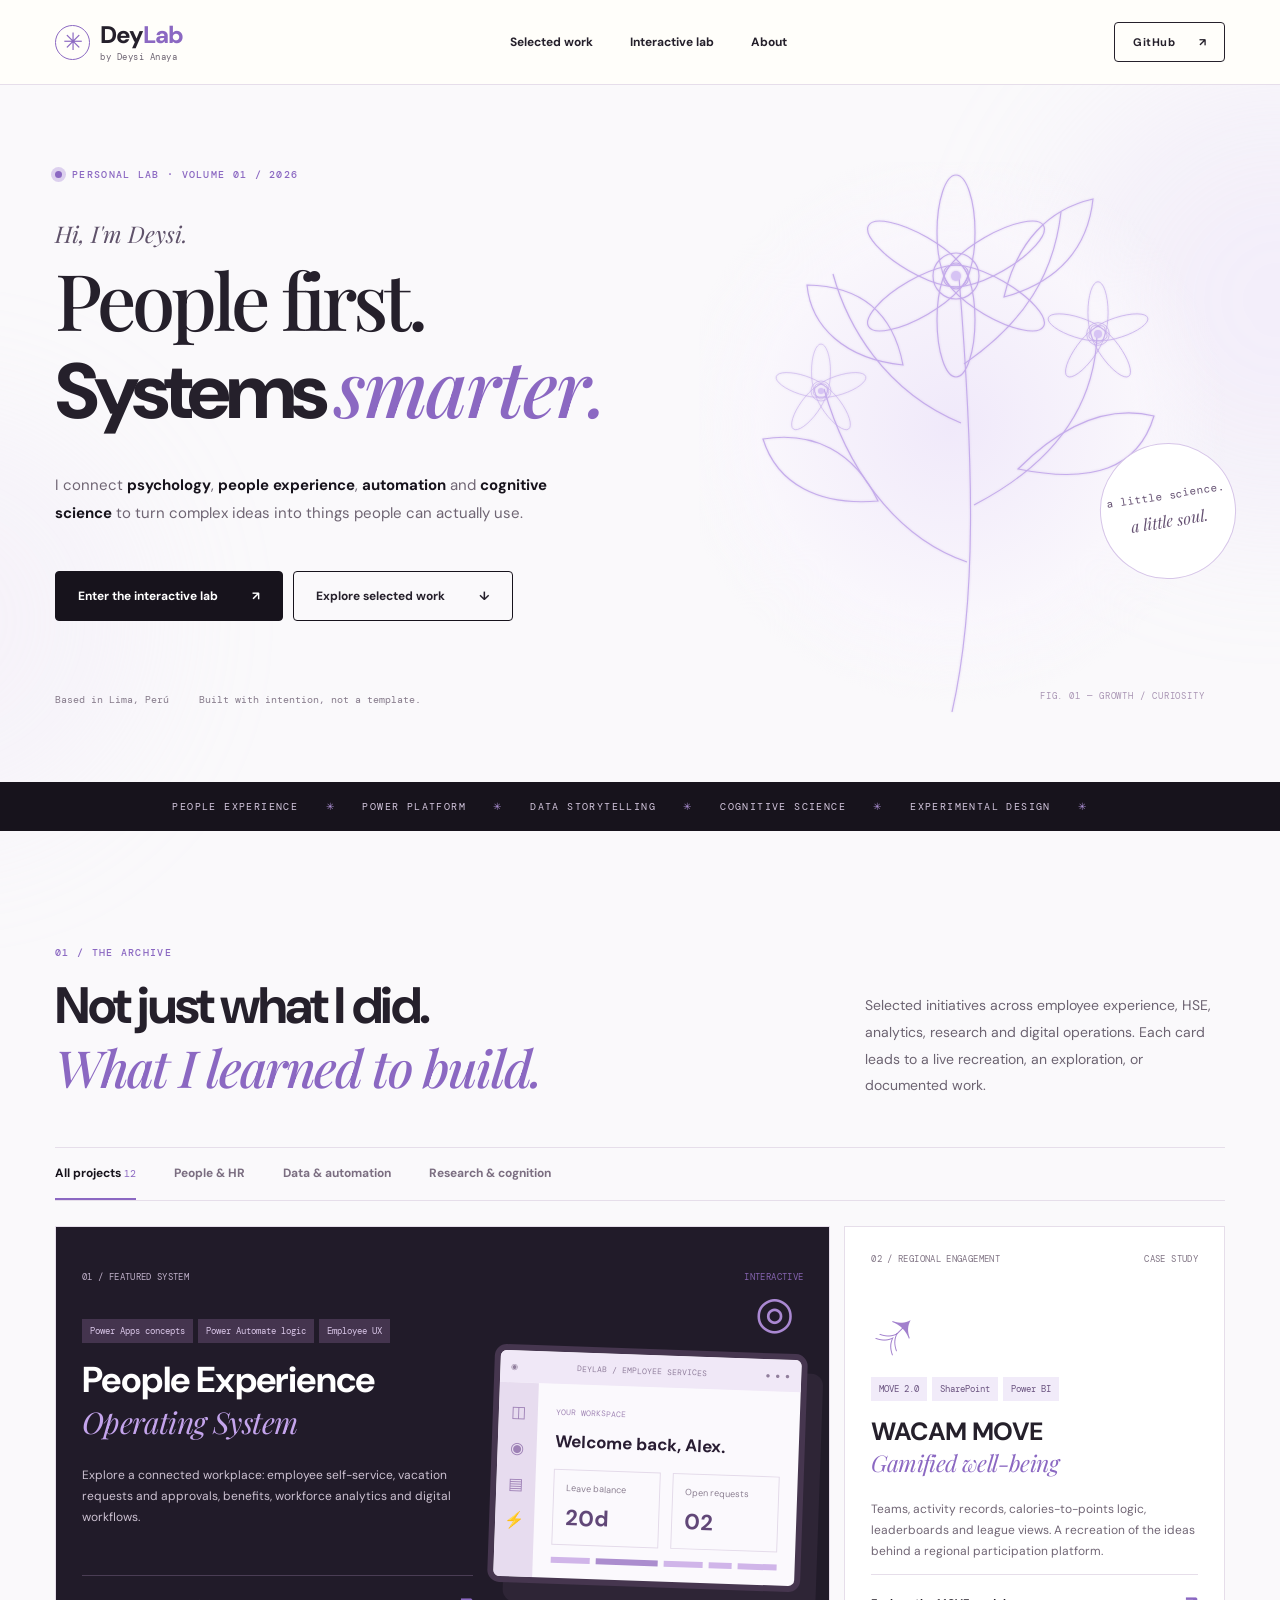
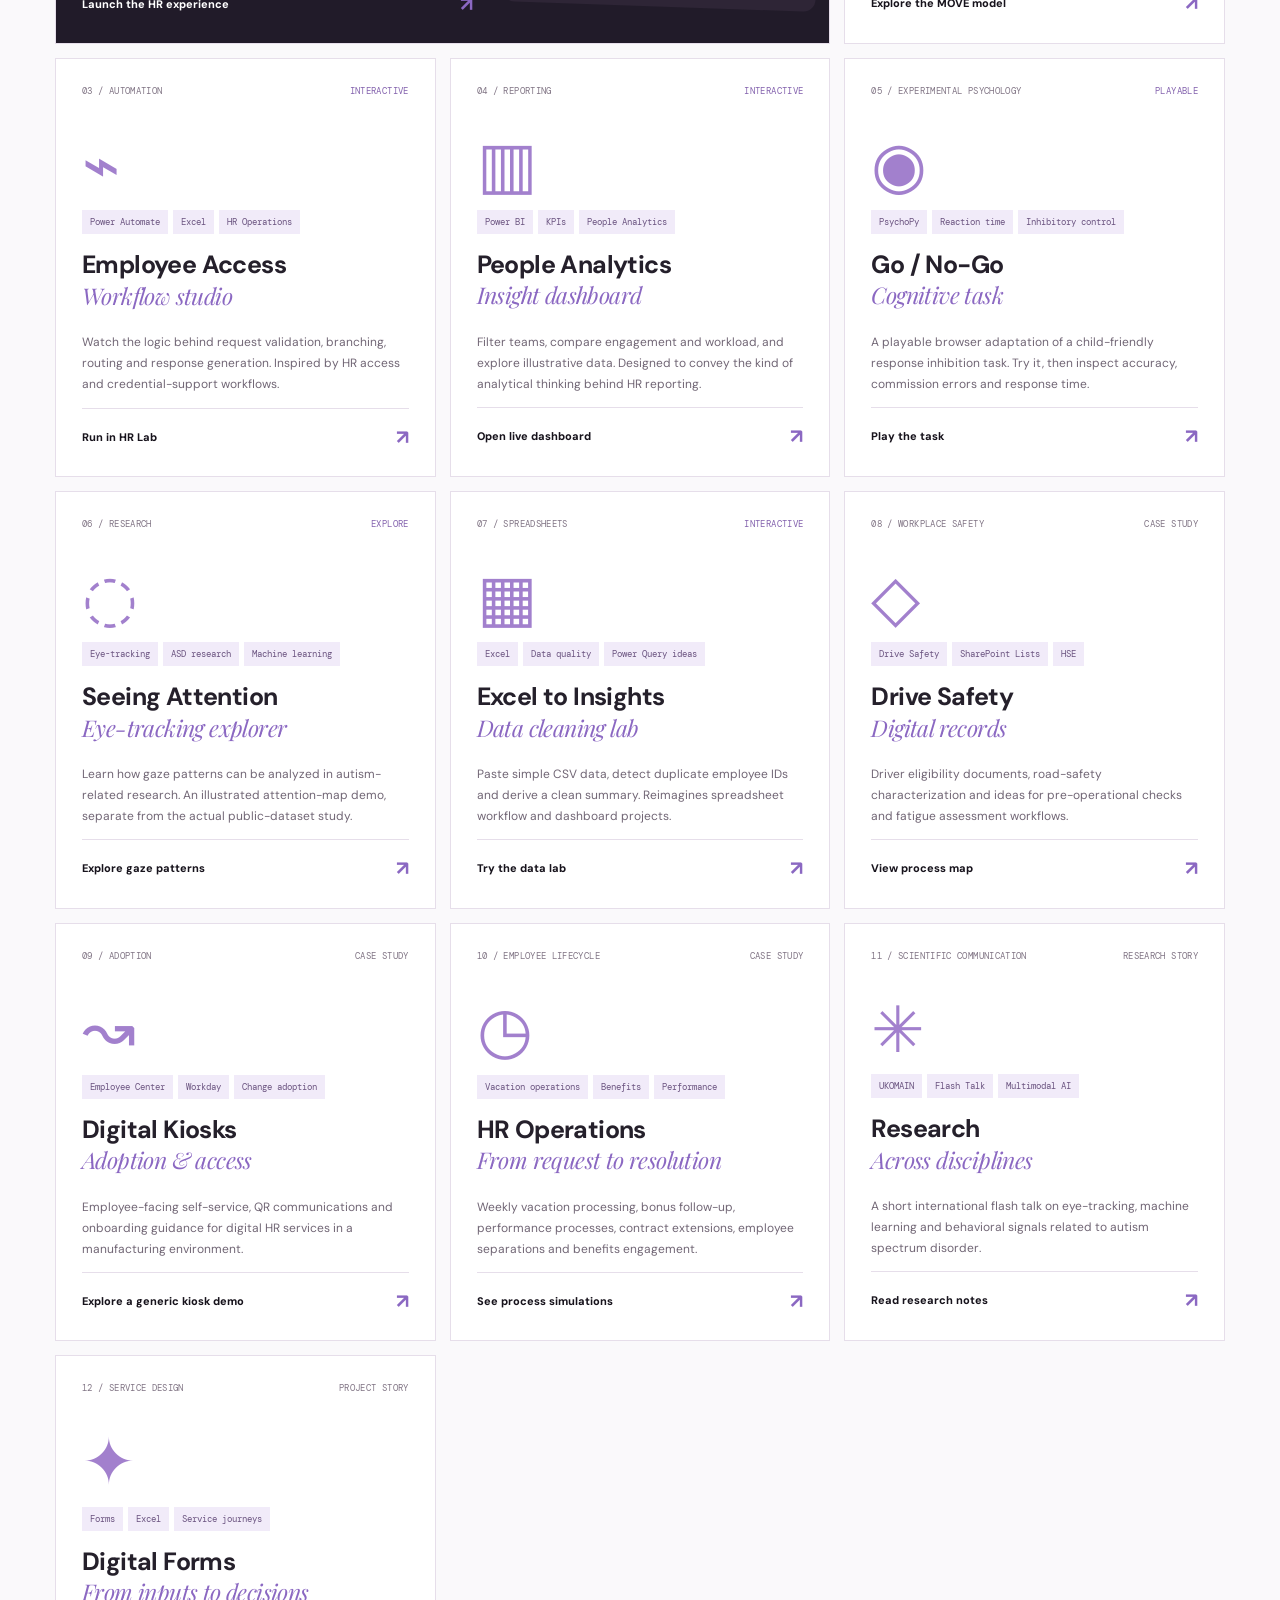
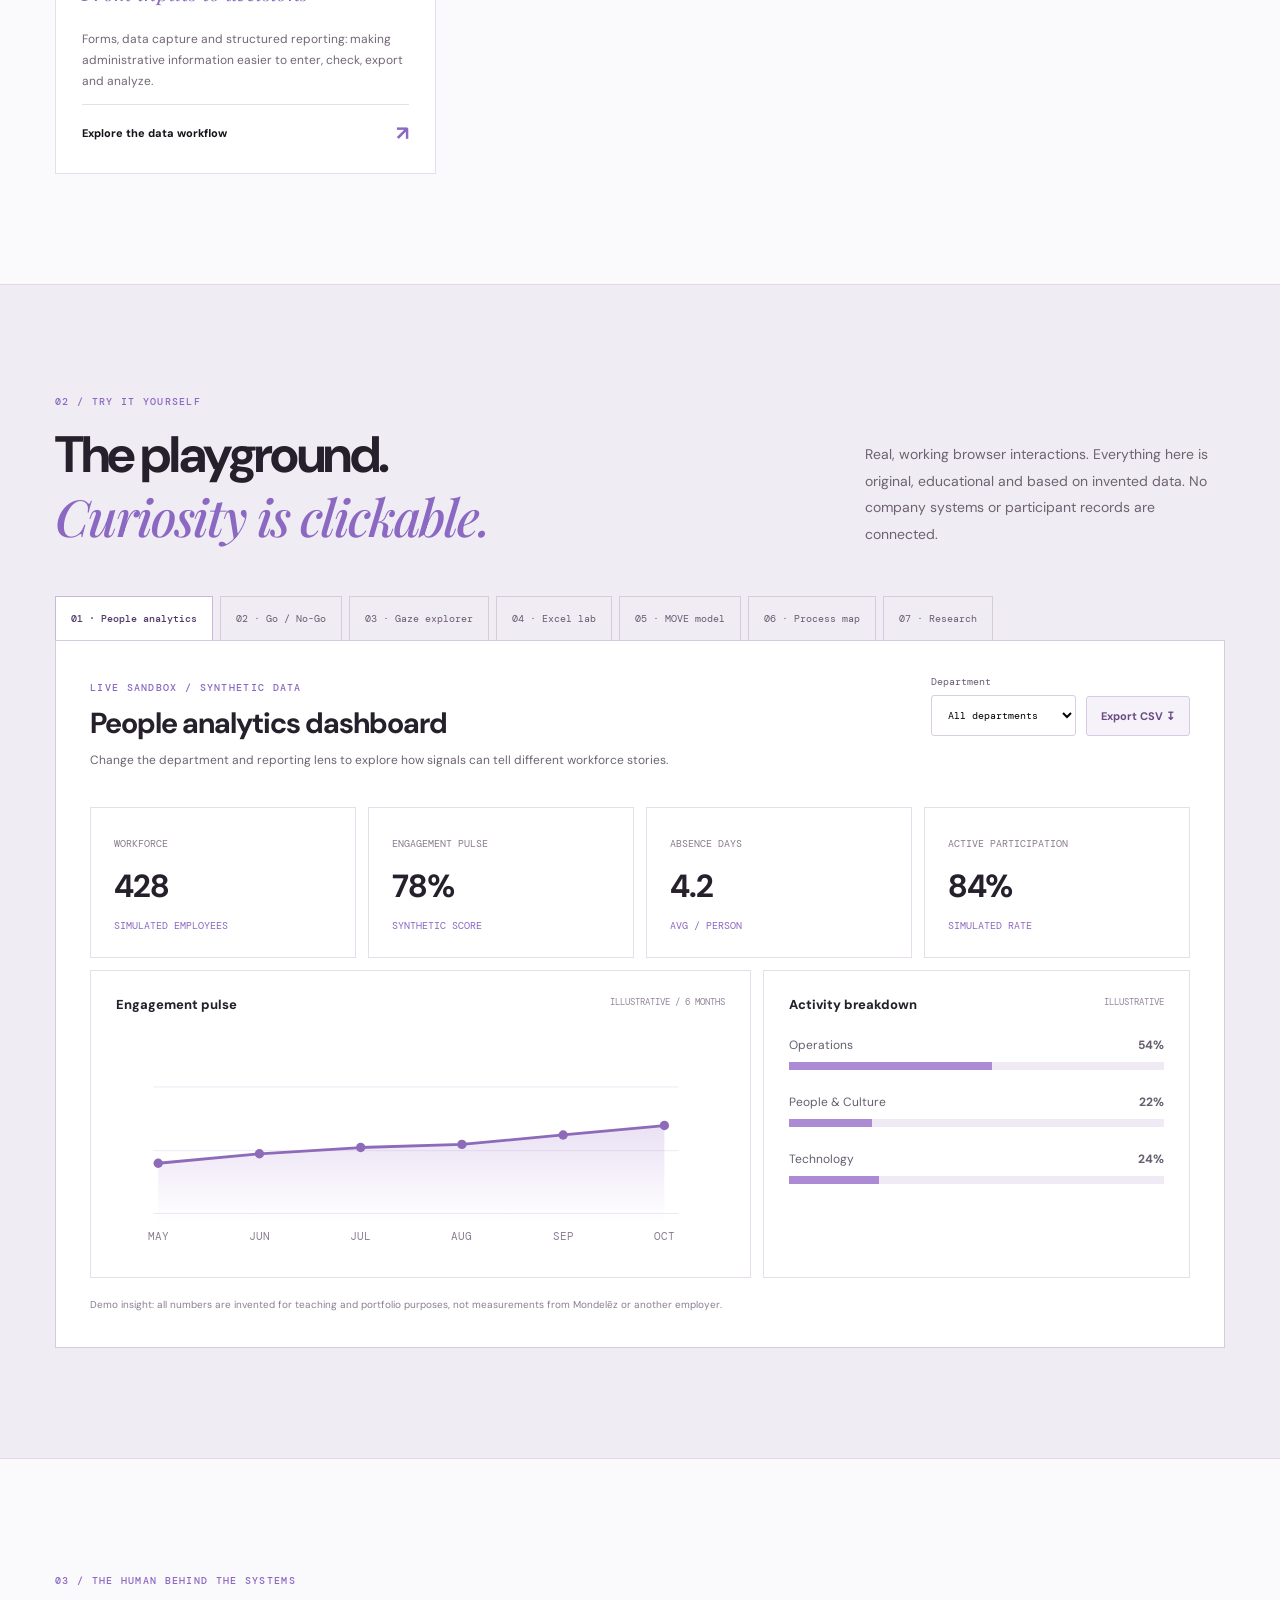
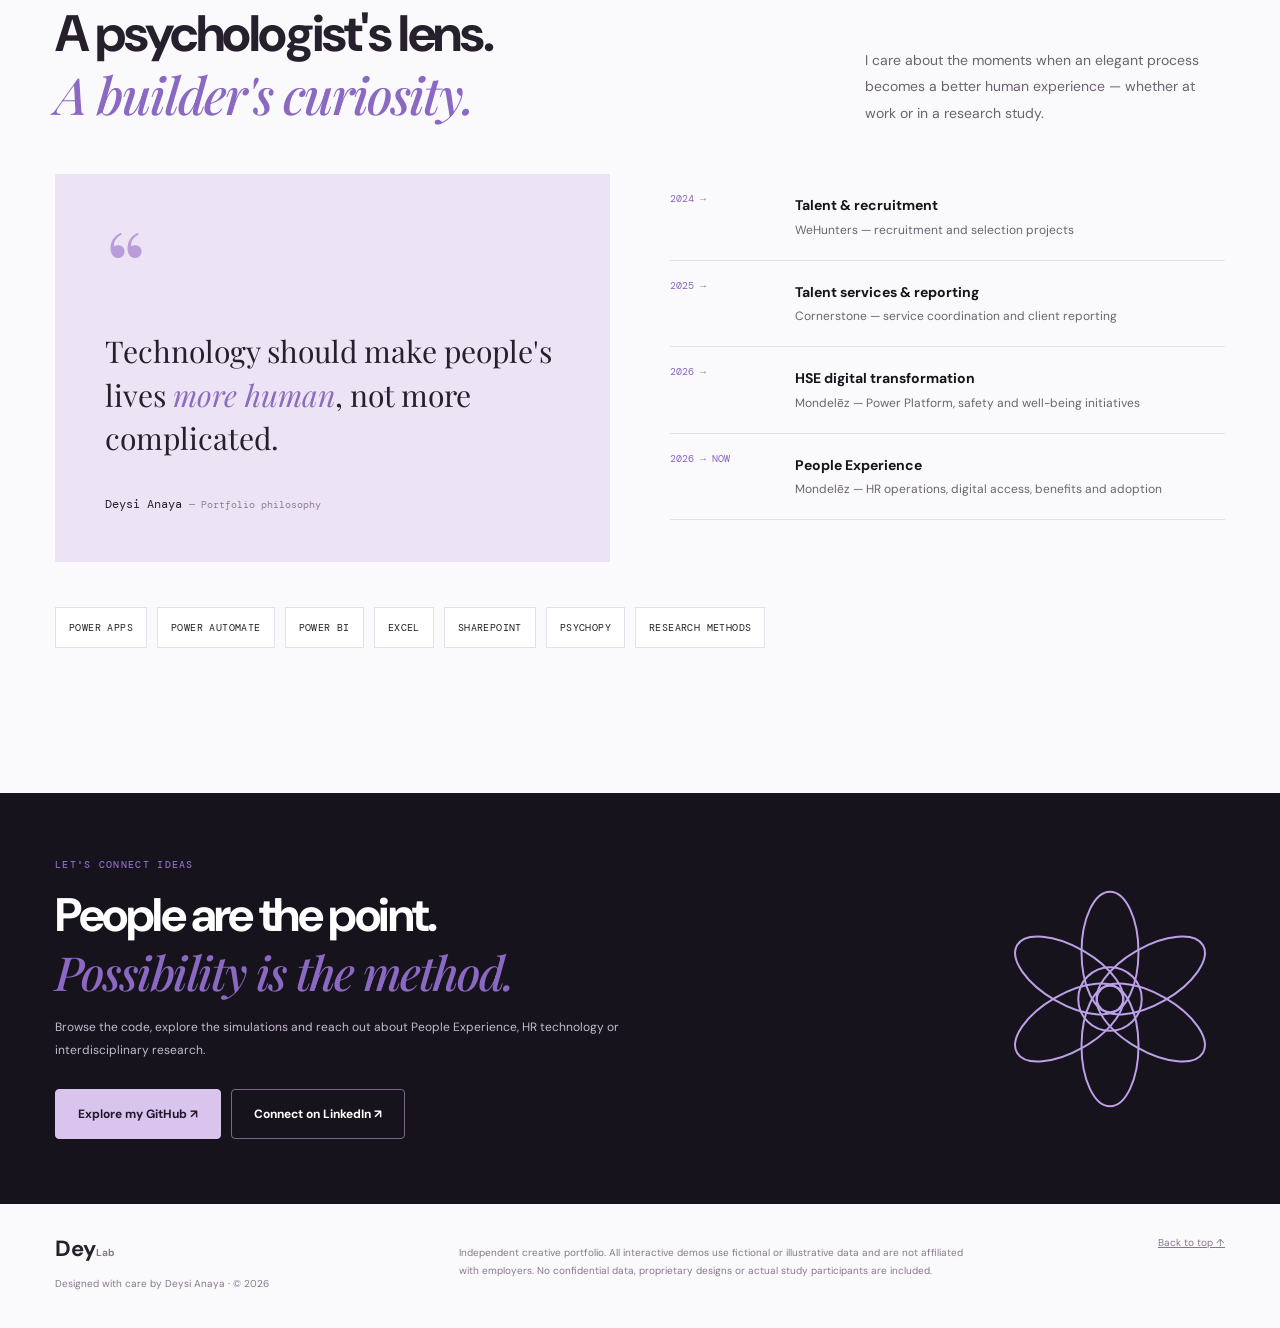
<file: index.html>
<!doctype html><html lang="en"><head><meta charset="utf-8"><meta name="viewport" content="width=device-width, initial-scale=1"><meta name="theme-color" content="#121016"><meta name="description" content="DeyLab — interactive portfolio of Deysi Anaya. People Experience, process automation, analytics and cognitive science."><title>DeyLab — by Deysi Anaya</title><link rel="stylesheet" href="style.css"></head><body>
<div class="progress" id="progress"></div><div class="ambient a1"></div><div class="ambient a2"></div>
<header class="sitebar"><a class="brand" href="#home" aria-label="DeyLab home"><span class="brand-sigil">✳</span><span>Dey<span class="lilac">Lab</span><small>by Deysi Anaya</small></span></a><nav class="topnav" aria-label="Main navigation"><a href="#work">Selected work</a><a href="#playground">Interactive lab</a><a href="#about">About</a></nav><a class="header-cta" href="https://github.com/deysianaya23-oss" target="_blank" rel="noopener">GitHub <span>↗</span></a></header>
<main id="home"><section class="hero frame"><div class="hero-content"><div class="eyebrow"><span class="pulse"></span> PERSONAL LAB · VOLUME 01 / 2026</div><p class="hello">Hi, I'm Deysi.</p><h1><span class="serif">People first.</span><br>Systems <em>smarter.</em></h1><p class="lead">I connect <strong>psychology</strong>, <strong>people experience</strong>, <strong>automation</strong> and <strong>cognitive science</strong> to turn complex ideas into things people can actually use.</p><div class="hero-actions"><a class="button primary" href="#playground">Enter the interactive lab <span>↗</span></a><a class="button secondary" href="#work">Explore selected work <span>↓</span></a></div><div class="hero-bottom"><span>Based in Lima, Perú</span><span>Built with intention, not a template.</span></div></div><div class="hero-art" aria-hidden="true"><svg class="floral" viewBox="0 0 480 540" fill="none" xmlns="http://www.w3.org/2000/svg"><g stroke="#bca0e8" stroke-width="1.15" opacity=".82"><path d="M230 545C255 435 252 298 237 110"/><path d="M245 395C169 369 123 295 102 222M252 338c77-40 120-96 123-169M239 256c-77-32-114-98-128-149M242 197c61-42 90-90 97-152"/><path d="M156 334c-59 5-101-17-115-62 50-8 91 12 115 62ZM296 302c50-50 95-63 136-53-16 53-62 68-136 53ZM181 198c-58-6-92-38-96-80 53 1 86 27 96 80ZM282 130c13-56 45-88 89-98-5 48-34 83-89 98Z"/><g transform="translate(234 109)"><ellipse rx="19" ry="57" transform="rotate(0) translate(0 -44)"/><ellipse rx="19" ry="57" transform="rotate(60) translate(0 -44)"/><ellipse rx="19" ry="57" transform="rotate(120) translate(0 -44)"/><ellipse rx="19" ry="57" transform="rotate(180) translate(0 -44)"/><ellipse rx="19" ry="57" transform="rotate(240) translate(0 -44)"/><ellipse rx="19" ry="57" transform="rotate(300) translate(0 -44)"/><circle r="23"/></g><g transform="translate(376 167) scale(.63)"><ellipse rx="16" ry="49" transform="rotate(0) translate(0 -34)"/><ellipse rx="16" ry="49" transform="rotate(72) translate(0 -34)"/><ellipse rx="16" ry="49" transform="rotate(144) translate(0 -34)"/><ellipse rx="16" ry="49" transform="rotate(216) translate(0 -34)"/><ellipse rx="16" ry="49" transform="rotate(288) translate(0 -34)"/><circle r="18"/></g><g transform="translate(99 224) scale(.5)"><ellipse rx="19" ry="55" transform="rotate(0) translate(0 -39)"/><ellipse rx="19" ry="55" transform="rotate(72) translate(0 -39)"/><ellipse rx="19" ry="55" transform="rotate(144) translate(0 -39)"/><ellipse rx="19" ry="55" transform="rotate(216) translate(0 -39)"/><ellipse rx="19" ry="55" transform="rotate(288) translate(0 -39)"/><circle r="20"/></g></g><circle cx="234" cy="109" r="5" fill="#d6c3f4"/><circle cx="376" cy="167" r="4" fill="#d6c3f4"/><circle cx="99" cy="224" r="3" fill="#d6c3f4"/></svg><div class="art-stamp">a little science.<br><i>a little soul.</i></div><div class="art-index">FIG. 01 — GROWTH / CURIOSITY</div></div></section>
<div class="ticker" aria-label="Core disciplines"><div>PEOPLE EXPERIENCE <span>✳</span> POWER PLATFORM <span>✳</span> DATA STORYTELLING <span>✳</span> COGNITIVE SCIENCE <span>✳</span> EXPERIMENTAL DESIGN <span>✳</span></div></div>
<section class="section frame" id="work"><div class="section-head"><div><div class="kicker">01 / THE ARCHIVE</div><h2>Not just what I did.<br><em>What I learned to build.</em></h2></div><p>Selected initiatives across employee experience, HSE, analytics, research and digital operations. Each card leads to a live recreation, an exploration, or documented work.</p></div><div class="filterbar" role="group" aria-label="Filter projects"><button data-filter="all" class="active">All projects <span>12</span></button><button data-filter="people">People & HR</button><button data-filter="data">Data & automation</button><button data-filter="research">Research & cognition</button></div><div class="project-grid" id="projectGrid">
<article class="project-card hero-project" data-category="people data"><div class="project-top"><span>01 / FEATURED SYSTEM</span><span class="status-dot">INTERACTIVE</span></div><div class="project-symbol">◎</div><div class="project-info"><div class="tags"><span>Power Apps concepts</span><span>Power Automate logic</span><span>Employee UX</span></div><h3>People Experience<br><i>Operating System</i></h3><p>Explore a connected workplace: employee self-service, vacation requests and approvals, benefits, workforce analytics and digital workflows.</p><a class="project-link" href="hr-suite.html">Launch the HR experience <span>↗</span></a></div><div class="project-visual"><div class="mock-browser"><div class="mock-head">◉ <span>DEYLAB / EMPLOYEE SERVICES</span><span>● ● ●</span></div><div class="mock-body"><div class="mini-side">◫<br>◉<br>▤<br>⚡</div><div class="mini-main"><small>YOUR WORKSPACE</small><b>Welcome back, Alex.</b><div class="mini-stats"><div>Leave balance<strong>20d</strong></div><div>Open requests<strong>02</strong></div></div><div class="mini-bars"><i></i><i></i><i></i><i></i><i></i></div></div></div></div></div></article>
<article class="project-card" data-category="people data"><div class="project-top"><span>02 / REGIONAL ENGAGEMENT</span><span>CASE STUDY</span></div><div class="glyph">↗</div><div class="tags"><span>MOVE 2.0</span><span>SharePoint</span><span>Power BI</span></div><h3>WACAM MOVE<br><i>Gamified well-being</i></h3><p>Teams, activity records, calories-to-points logic, leaderboards and league views. A recreation of the ideas behind a regional participation platform.</p><button class="project-link as-button" data-open="move">Explore the MOVE model <span>↗</span></button></article>
<article class="project-card" data-category="data people"><div class="project-top"><span>03 / AUTOMATION</span><span class="status-dot">INTERACTIVE</span></div><div class="glyph">⌁</div><div class="tags"><span>Power Automate</span><span>Excel</span><span>HR Operations</span></div><h3>Employee Access<br><i>Workflow studio</i></h3><p>Watch the logic behind request validation, branching, routing and response generation. Inspired by HR access and credential-support workflows.</p><a class="project-link" href="hr-suite.html#automation">Run in HR Lab <span>↗</span></a></article>
<article class="project-card" data-category="data people"><div class="project-top"><span>04 / REPORTING</span><span class="status-dot">INTERACTIVE</span></div><div class="glyph">▥</div><div class="tags"><span>Power BI</span><span>KPIs</span><span>People Analytics</span></div><h3>People Analytics<br><i>Insight dashboard</i></h3><p>Filter teams, compare engagement and workload, and explore illustrative data. Designed to convey the kind of analytical thinking behind HR reporting.</p><button class="project-link as-button" data-open="analytics">Open live dashboard <span>↗</span></button></article>
<article class="project-card" data-category="research"><div class="project-top"><span>05 / EXPERIMENTAL PSYCHOLOGY</span><span class="status-dot">PLAYABLE</span></div><div class="glyph">◉</div><div class="tags"><span>PsychoPy</span><span>Reaction time</span><span>Inhibitory control</span></div><h3>Go / No-Go<br><i>Cognitive task</i></h3><p>A playable browser adaptation of a child-friendly response inhibition task. Try it, then inspect accuracy, commission errors and response time.</p><button class="project-link as-button" data-open="gonogo">Play the task <span>↗</span></button></article>
<article class="project-card" data-category="research data"><div class="project-top"><span>06 / RESEARCH</span><span class="status-dot">EXPLORE</span></div><div class="glyph">◌</div><div class="tags"><span>Eye-tracking</span><span>ASD research</span><span>Machine learning</span></div><h3>Seeing Attention<br><i>Eye-tracking explorer</i></h3><p>Learn how gaze patterns can be analyzed in autism-related research. An illustrated attention-map demo, separate from the actual public-dataset study.</p><button class="project-link as-button" data-open="eyetracking">Explore gaze patterns <span>↗</span></button></article>
<article class="project-card" data-category="data"><div class="project-top"><span>07 / SPREADSHEETS</span><span class="status-dot">INTERACTIVE</span></div><div class="glyph">▦</div><div class="tags"><span>Excel</span><span>Data quality</span><span>Power Query ideas</span></div><h3>Excel to Insights<br><i>Data cleaning lab</i></h3><p>Paste simple CSV data, detect duplicate employee IDs and derive a clean summary. Reimagines spreadsheet workflow and dashboard projects.</p><button class="project-link as-button" data-open="excel">Try the data lab <span>↗</span></button></article>
<article class="project-card" data-category="people data"><div class="project-top"><span>08 / WORKPLACE SAFETY</span><span>CASE STUDY</span></div><div class="glyph">◇</div><div class="tags"><span>Drive Safety</span><span>SharePoint Lists</span><span>HSE</span></div><h3>Drive Safety<br><i>Digital records</i></h3><p>Driver eligibility documents, road-safety characterization and ideas for pre-operational checks and fatigue assessment workflows.</p><button class="project-link as-button" data-open="safety">View process map <span>↗</span></button></article>
<article class="project-card" data-category="people"><div class="project-top"><span>09 / ADOPTION</span><span>CASE STUDY</span></div><div class="glyph">↝</div><div class="tags"><span>Employee Center</span><span>Workday</span><span>Change adoption</span></div><h3>Digital Kiosks<br><i>Adoption & access</i></h3><p>Employee-facing self-service, QR communications and onboarding guidance for digital HR services in a manufacturing environment.</p><a class="project-link" href="hr-suite.html">Explore a generic kiosk demo <span>↗</span></a></article>
<article class="project-card" data-category="people"><div class="project-top"><span>10 / EMPLOYEE LIFECYCLE</span><span>CASE STUDY</span></div><div class="glyph">◷</div><div class="tags"><span>Vacation operations</span><span>Benefits</span><span>Performance</span></div><h3>HR Operations<br><i>From request to resolution</i></h3><p>Weekly vacation processing, bonus follow-up, performance processes, contract extensions, employee separations and benefits engagement.</p><a class="project-link" href="hr-suite.html">See process simulations <span>↗</span></a></article>
<article class="project-card" data-category="research"><div class="project-top"><span>11 / SCIENTIFIC COMMUNICATION</span><span>RESEARCH STORY</span></div><div class="glyph">✳</div><div class="tags"><span>UKOMAIN</span><span>Flash Talk</span><span>Multimodal AI</span></div><h3>Research<br><i>Across disciplines</i></h3><p>A short international flash talk on eye-tracking, machine learning and behavioral signals related to autism spectrum disorder.</p><button class="project-link as-button" data-open="research">Read research notes <span>↗</span></button></article>
<article class="project-card" data-category="data people"><div class="project-top"><span>12 / SERVICE DESIGN</span><span>PROJECT STORY</span></div><div class="glyph">✦</div><div class="tags"><span>Forms</span><span>Excel</span><span>Service journeys</span></div><h3>Digital Forms<br><i>From inputs to decisions</i></h3><p>Forms, data capture and structured reporting: making administrative information easier to enter, check, export and analyze.</p><button class="project-link as-button" data-open="excel">Explore the data workflow <span>↗</span></button></article>
</div></section>
<section class="playground-section" id="playground"><div class="frame"><div class="section-head"><div><div class="kicker">02 / TRY IT YOURSELF</div><h2>The playground.<br><em>Curiosity is clickable.</em></h2></div><p>Real, working browser interactions. Everything here is original, educational and based on invented data. No company systems or participant records are connected.</p></div><div class="lab-tabs" role="tablist" aria-label="Interactive lab modules"><button class="active" role="tab" data-lab="analytics" aria-selected="true">01 · People analytics</button><button role="tab" data-lab="gonogo" aria-selected="false">02 · Go / No-Go</button><button role="tab" data-lab="eyetracking" aria-selected="false">03 · Gaze explorer</button><button role="tab" data-lab="excel" aria-selected="false">04 · Excel lab</button><button role="tab" data-lab="move" aria-selected="false">05 · MOVE model</button><button role="tab" data-lab="safety" aria-selected="false">06 · Process map</button><button role="tab" data-lab="research" aria-selected="false">07 · Research</button></div>
<div class="lab-panel active" id="lab-analytics" role="tabpanel"><div class="lab-heading"><div><span class="lab-label">LIVE SANDBOX / SYNTHETIC DATA</span><h3>People analytics dashboard</h3><p>Change the department and reporting lens to explore how signals can tell different workforce stories.</p></div><div class="lab-actions"><label>Department <select id="dept"><option value="all">All departments</option><option value="operations">Operations</option><option value="people">People & Culture</option><option value="technology">Technology</option></select></label><button class="quiet-button" id="exportMetrics">Export CSV ↧</button></div></div><div class="kpi-grid" id="kpis"></div><div class="analytics-grid"><div class="chart-box"><div class="chart-title">Engagement pulse <span>ILLUSTRATIVE / 6 MONTHS</span></div><svg id="pulseChart" viewBox="0 0 650 235" role="img" aria-label="Line chart of engagement pulse by month"></svg></div><div class="chart-box"><div class="chart-title">Activity breakdown <span>ILLUSTRATIVE</span></div><div id="breakdown"></div></div></div><p class="source-note">Demo insight: all numbers are invented for teaching and portfolio purposes, not measurements from Mondelēz or another employer.</p></div>
<div class="lab-panel" id="lab-gonogo" role="tabpanel"><div class="lab-heading"><div><span class="lab-label">COGNITIVE SCIENCE / REACTION TIME</span><h3>The Go / No-Go garden</h3><p>Press <kbd>SPACE</kbd> when you see the giraffe. Do nothing when you see the lion. This is a short browser recreation, not the original PsychoPy experiment.</p></div><button class="button primary compact" id="startGo">Start 24 trials ↗</button></div><div class="experiment"><div class="experiment-screen"><div class="experiment-cap" id="goStatus">READY · 17 GO / 7 NO-GO</div><div class="stimulus" id="stimulus">✳</div><div class="experiment-instruction" id="goInstruction">Press START to begin. Keep this tab active.</div><div class="go-progress"><div id="goBar"></div></div></div><div class="experiment-notes"><div><b>01 / Respond</b><p>🦒 Giraffe = press SPACE</p></div><div><b>02 / Inhibit</b><p>🦁 Lion = do not press</p></div><div><b>03 / Reflect</b><p>24 randomized trials: 17 GO and 7 NO-GO. Stimulus 300 ms, gap 700 ms.</p></div><div class="results" id="goResults" aria-live="polite">Your task results will appear here.</div><button class="quiet-button" id="downloadGo" disabled>Download results CSV ↧</button></div></div></div>
<div class="lab-panel" id="lab-eyetracking" role="tabpanel"><div class="lab-heading"><div><span class="lab-label">RESEARCH VISUALIZATION / ILLUSTRATION</span><h3>Where attention goes</h3><p>Toggle between two illustrative gaze patterns on a stylized face. These dots are synthetic and do not represent participant data or ASD diagnoses.</p></div><div class="switch-pair"><button class="active" data-gaze="eyes">Eyes-focused</button><button data-gaze="distributed">Distributed</button></div></div><div class="gaze-layout"><div class="gaze-figure"><svg id="faceSvg" viewBox="0 0 500 420" role="img" aria-label="Illustrated face showing synthetic gaze fixation points"><ellipse cx="250" cy="210" rx="145" ry="178" fill="#e8def2" stroke="#9980bb" stroke-width="2"/><path d="M142 182Q192 152 225 182M277 182Q311 152 360 182" stroke="#43344e" stroke-width="7" stroke-linecap="round" fill="none"/><ellipse cx="186" cy="188" rx="22" ry="12" fill="#fff"/><ellipse cx="315" cy="188" rx="22" ry="12" fill="#fff"/><circle cx="186" cy="188" r="8" fill="#251e2d"/><circle cx="315" cy="188" r="8" fill="#251e2d"/><path d="M254 205l-12 75h24" stroke="#8c729f" stroke-width="3" fill="none"/><path d="M201 323Q251 350 300 323" stroke="#9d6385" stroke-width="5" fill="none" stroke-linecap="round"/><g id="gazeDots"></g></svg><div class="figure-caption">ILLUSTRATIVE GAZE PATH / NOT CLINICAL DATA</div></div><div class="gaze-info"><h4>From a gaze point<br>to a research question.</h4><p>Eye-tracking research can describe where someone looks and for how long. Interpreting those signals responsibly requires valid methods, context and statistical analysis.</p><div class="mini-explain"><span>01</span><div><b>Areas of interest</b><p>Eyes, mouth and other visual regions</p></div></div><div class="mini-explain"><span>02</span><div><b>Measurements</b><p>Illustrative fixation locations and transitions</p></div></div><div class="mini-explain"><span>03</span><div><b>Real research distinction</b><p>My ASD-related eye-tracking work analyzed an existing public dataset; it did not involve collecting participant gaze data myself.</p></div></div></div></div></div>
<div class="lab-panel" id="lab-excel" role="tabpanel"><div class="lab-heading"><div><span class="lab-label">SPREADSHEET LOGIC / DATA HYGIENE</span><h3>Messy input → clearer decisions</h3><p>Edit a fictional CSV, validate it, remove duplicate IDs and export a clean table. A light browser demonstration of Excel-oriented workflows.</p></div><button class="button primary compact" id="cleanCsv">Clean dataset ↗</button></div><div class="excel-layout"><div><label class="textarea-title" for="csvInput">RAW CSV <span>Columns: id,department,days</span></label><textarea id="csvInput" spellcheck="false">id,department,days
EMP-001,Operations,5
EMP-002,People,3
EMP-001,Operations,5
EMP-003,Technology,7
EMP-004,Operations,2
EMP-005,People,invalid</textarea></div><div><div class="textarea-title">VALIDATION SUMMARY</div><div class="excel-results" id="csvSummary">Run the checker to analyze your sample.</div><div class="clean-table" id="csvTable"></div><button class="quiet-button" id="downloadCsv" disabled>Download clean CSV ↧</button></div></div><p class="source-note">For demonstration, the checker expects three columns and retains the first valid occurrence of each employee ID.</p></div>
<div class="lab-panel" id="lab-move" role="tabpanel"><div class="lab-heading"><div><span class="lab-label">WELL-BEING / GAMIFICATION</span><h3>MOVE — points in motion</h3><p>A simplified activity-point prototype inspired by work on a regional engagement program. Rates are illustrative demo settings and are not health estimates.</p></div><div class="lab-actions"><label>Activity <select id="moveActivity"><option value="walking">Walking</option><option value="running">Running</option><option value="yoga">Yoga</option><option value="cycling">Cycling</option><option value="swimming">Swimming</option></select></label><label>Minutes <input type="number" id="moveMinutes" min="1" max="240" value="30"></label><button class="button primary compact" id="moveAdd">Log activity ↗</button></div></div><div class="move-grid"><div class="move-points"><span>TOTAL DEMO POINTS</span><strong id="movePoints">0</strong><p>100 illustrative activity calories = 1 point</p></div><div class="move-list" id="moveHistory"><p>No activities logged. Try walking for 30 minutes.</p></div></div></div>
<div class="lab-panel" id="lab-safety" role="tabpanel"><div class="lab-heading"><div><span class="lab-label">HSE / PROCESS ARCHITECTURE</span><h3>Drive Safety — process blueprint</h3><p>A conceptual map of a digitized driver-safety workflow. Current records and potential next modules are distinguished.</p></div></div><div class="process-map"><div class="process-node"><span>01 / RECORD</span><b>Driver documents</b><small>Eligibility and enabling documentation</small></div><div class="process-arrow">→</div><div class="process-node"><span>02 / RECORD</span><b>Road safety profile</b><small>Driver characterization</small></div><div class="process-arrow">→</div><div class="process-node dim"><span>03 / CONCEPT</span><b>Pre-use inspection</b><small>Proposed workflow extension</small></div><div class="process-arrow">→</div><div class="process-node dim"><span>04 / CONCEPT</span><b>Fatigue check</b><small>Proposed workflow extension</small></div></div><p class="source-note">Original abstraction of process concepts. No forms, checklists or company rules are reproduced.</p></div>
<div class="lab-panel" id="lab-research" role="tabpanel"><div class="lab-heading"><div><span class="lab-label">SCIENTIFIC COMMUNICATION</span><h3>Research notes & learning</h3><p>Psychology meets computer science, experimentation and evidence-based workplace questions.</p></div></div><div class="research-grid"><div><span>2026 · FLASH TALK</span><h4>Eye-tracking + machine learning + ASD</h4><p>Presented an interdisciplinary research direction at a UKOMAIN Flash Talk. The work drew on an existing public dataset to examine potential gaze-related behavioral signals, not newly collected participant data.</p></div><div><span>2026 · EXPERIMENTAL DESIGN</span><h4>Child-friendly Go / No-Go in PsychoPy</h4><p>Designed a computerized inhibition/attention task involving animal stimuli, randomized Go/No-Go trials, response time and accuracy outputs.</p></div><div><span>ONGOING · PSYCHOLOGY</span><h4>Work modality × procrastination × job satisfaction</h4><p>Research proposal examining whether work modality moderates the relationship between workplace procrastination and job satisfaction in adults in metropolitan Lima.</p></div></div></div>
</div></section>
<section class="section frame" id="about"><div class="section-head"><div><div class="kicker">03 / THE HUMAN BEHIND THE SYSTEMS</div><h2>A psychologist's lens.<br><em>A builder's curiosity.</em></h2></div><p>I care about the moments when an elegant process becomes a better human experience — whether at work or in a research study.</p></div><div class="about-grid"><div class="about-quote"><span class="quote-mark">“</span><blockquote>Technology should make people's lives <i>more human</i>, not more complicated.</blockquote><div class="signature">Deysi Anaya <span>— Portfolio philosophy</span></div></div><div class="timeline"><div><span>2024 →</span><p><b>Talent & recruitment</b><br>WeHunters — recruitment and selection projects</p></div><div><span>2025 →</span><p><b>Talent services & reporting</b><br>Cornerstone — service coordination and client reporting</p></div><div><span>2026 →</span><p><b>HSE digital transformation</b><br>Mondelēz — Power Platform, safety and well-being initiatives</p></div><div><span>2026 → NOW</span><p><b>People Experience</b><br>Mondelēz — HR operations, digital access, benefits and adoption</p></div></div></div><div class="toolstrip"><span>POWER APPS</span><span>POWER AUTOMATE</span><span>POWER BI</span><span>EXCEL</span><span>SHAREPOINT</span><span>PSYCHOPY</span><span>RESEARCH METHODS</span></div></section>
<section class="closing frame"><div><div class="kicker">LET'S CONNECT IDEAS</div><h2>People are the point.<br><em>Possibility is the method.</em></h2><p>Browse the code, explore the simulations and reach out about People Experience, HR technology or interdisciplinary research.</p><div class="hero-actions"><a class="button primary" href="https://github.com/deysianaya23-oss" target="_blank" rel="noopener">Explore my GitHub ↗</a><a class="button secondary" href="https://www.linkedin.com/in/deysi-anaya-villagaray-8598ba268" target="_blank" rel="noopener">Connect on LinkedIn ↗</a></div></div><svg viewBox="0 0 210 210" aria-hidden="true"><g stroke="#bca0e8" stroke-width="1.8" fill="none"><ellipse cx="105" cy="62" rx="26" ry="55"/><ellipse cx="105" cy="62" rx="26" ry="55" transform="rotate(60 105 105)"/><ellipse cx="105" cy="62" rx="26" ry="55" transform="rotate(120 105 105)"/><ellipse cx="105" cy="62" rx="26" ry="55" transform="rotate(180 105 105)"/><ellipse cx="105" cy="62" rx="26" ry="55" transform="rotate(240 105 105)"/><ellipse cx="105" cy="62" rx="26" ry="55" transform="rotate(300 105 105)"/><circle cx="105" cy="105" r="29"/></g></svg></section></main><footer class="footer frame"><div><b>Dey<span class="lilac">Lab</span></b><span>Designed with care by Deysi Anaya · © 2026</span></div><p>Independent creative portfolio. All interactive demos use fictional or illustrative data and are not affiliated with employers. No confidential data, proprietary designs or actual study participants are included.</p><a href="#home">Back to top ↑</a></footer><script src="script.js"></script></body></html>
</file>
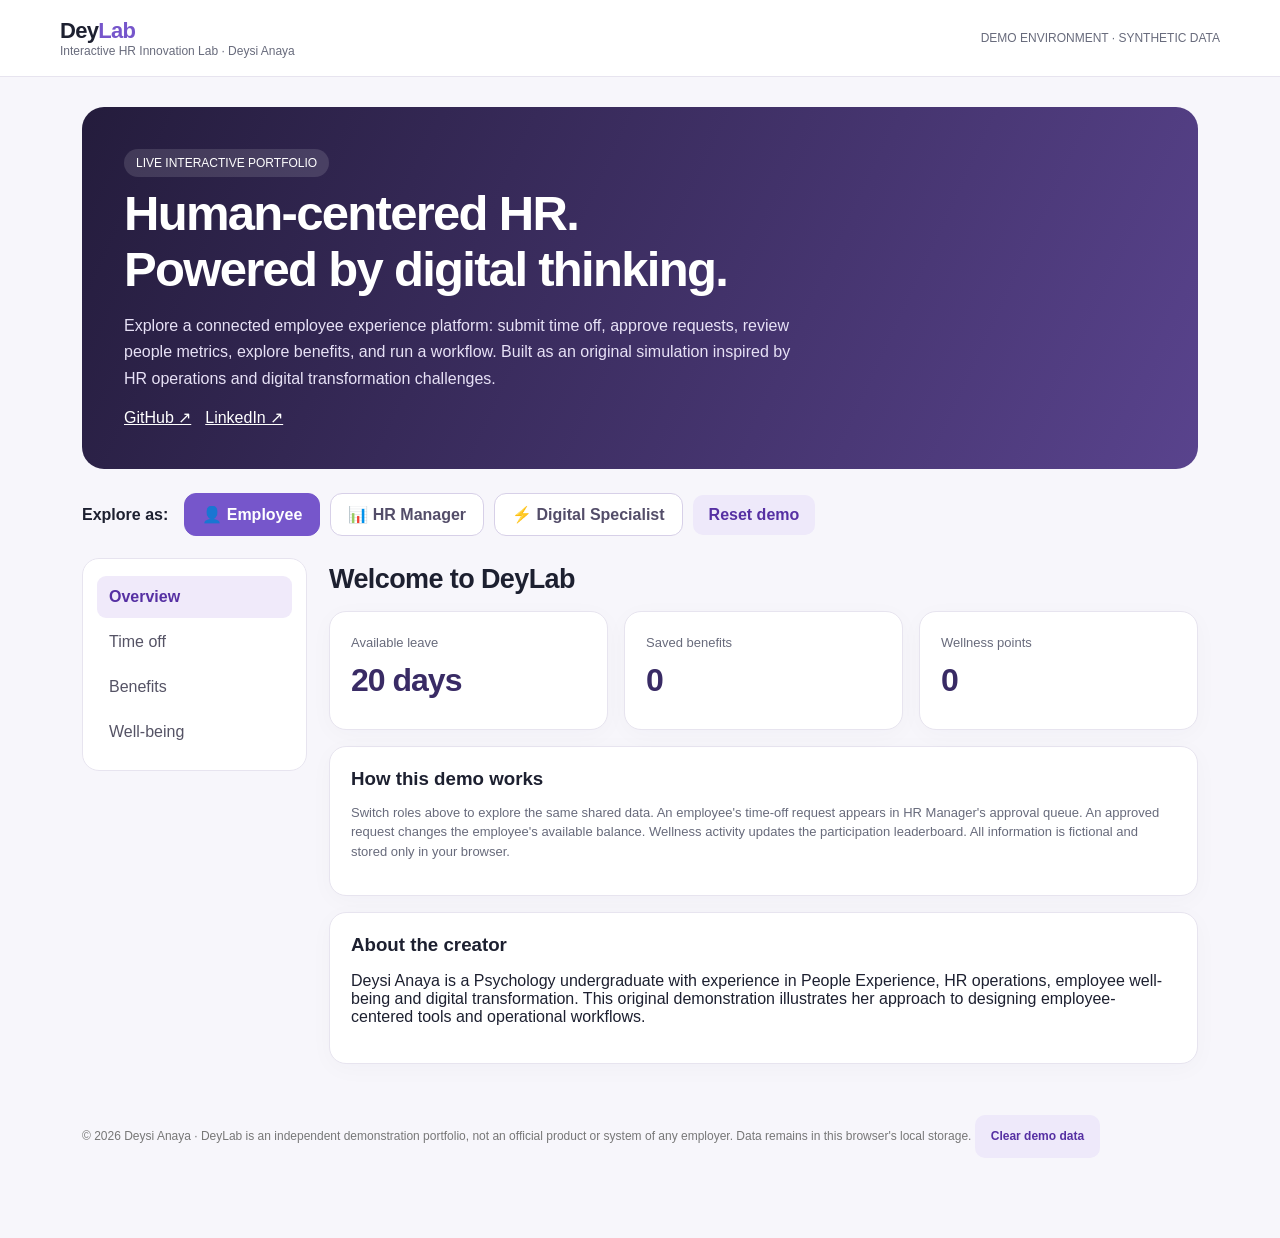
<file: hr-suite.html>
<!doctype html><html lang="en"><head><meta charset="utf-8"><meta name="viewport" content="width=device-width,initial-scale=1"><title>DeyLab | Interactive HR Lab — Deysi Anaya</title><style>
:root{--ink:#1d2030;--muted:#686b7c;--bg:#f7f6fb;--card:#fff;--accent:#7656cb;--line:#e7e4ef;--green:#19795d}*{box-sizing:border-box}body{margin:0;font-family:Inter,Segoe UI,Arial,sans-serif;background:var(--bg);color:var(--ink)}button,input,select{font:inherit}button{cursor:pointer}header{background:#fff;border-bottom:1px solid var(--line);padding:18px max(24px,calc((100vw - 1160px)/2));display:flex;justify-content:space-between;align-items:center;gap:20px}.logo{font-weight:850;letter-spacing:-.7px;font-size:22px}.logo span{color:var(--accent)}.tag{font-size:12px;color:var(--muted)}main{max-width:1160px;margin:auto;padding:30px 22px 80px}.hero{padding:42px;border-radius:22px;background:linear-gradient(115deg,#241c3c,#59438d);color:#fff;margin-bottom:24px}.hero h1{font-size:clamp(29px,4vw,49px);letter-spacing:-1.7px;margin:8px 0}.hero p{max-width:690px;color:#e7e1f6;line-height:1.65}.pill{display:inline-block;background:#ffffff20;padding:7px 12px;border-radius:99px;font-size:12px}.rolebar{display:flex;gap:10px;flex-wrap:wrap;align-items:center;margin:22px 0}.rolebar strong{margin-right:6px}.role{border:1px solid #d7d0e8;background:#fff;color:#534d69;padding:11px 17px;border-radius:12px;font-weight:700}.role.active{background:var(--accent);color:#fff;border-color:var(--accent)}.layout{display:grid;grid-template-columns:225px minmax(0,1fr);gap:22px}.nav{background:#fff;border:1px solid var(--line);border-radius:17px;padding:14px;height:max-content;position:sticky;top:18px}.nav button{display:block;width:100%;border:0;background:transparent;text-align:left;padding:12px;border-radius:9px;margin:3px 0;color:#555365}.nav button.active{background:#f0eafa;color:#5630a3;font-weight:800}.panel{display:none}.panel.active{display:block}.grid{display:grid;grid-template-columns:repeat(3,1fr);gap:16px}.card{background:#fff;border:1px solid var(--line);border-radius:17px;padding:21px;margin-bottom:16px;box-shadow:0 5px 25px #271a4c07}.card h3{margin:0 0 10px}.metric{font-size:32px;font-weight:850;letter-spacing:-1px;margin:9px 0;color:#392b65}.sub{color:var(--muted);font-size:13px;line-height:1.5}.section-title{margin:6px 0 16px;font-size:27px;letter-spacing:-.6px}.btn{background:var(--accent);color:#fff;border:0;border-radius:10px;padding:11px 16px;font-weight:750}.btn.secondary{background:#eee9fa;color:#5630a3}.btn.warn{background:#fff1f1;color:#9b3333}.field{display:flex;flex-direction:column;gap:6px;margin:12px 0;font-size:13px;font-weight:650}.field input,.field select{padding:11px;border:1px solid #dcd7e6;border-radius:9px;background:#fff;max-width:420px}.row{display:flex;gap:14px;flex-wrap:wrap;align-items:end}.row .field{flex:1;min-width:180px}table{width:100%;border-collapse:collapse;font-size:13px}th,td{padding:13px 10px;border-bottom:1px solid var(--line);text-align:left}th{color:#777286;font-size:11px;text-transform:uppercase;letter-spacing:.5px}.badge{display:inline-block;border-radius:99px;padding:5px 9px;background:#eeeafa;color:#59428b;font-size:11px;font-weight:800}.badge.ok{background:#e2f5ed;color:#14734e}.badge.no{background:#fff0db;color:#976000}.bar{height:12px;background:#eeebf4;border-radius:20px;overflow:hidden;margin:9px 0 16px}.bar>div{height:100%;background:linear-gradient(90deg,#8060d1,#b49aed)}.flow{display:flex;gap:10px;align-items:center;flex-wrap:wrap;margin:24px 0}.step{padding:14px;border-radius:12px;background:#f1edfa;border:1px solid #ded3f2;font-size:13px;font-weight:700}.arrow{color:#a498b9}.notice{background:#f0edf8;padding:15px;border-left:4px solid var(--accent);border-radius:9px;font-size:13px;line-height:1.6}.project{border-left:3px solid #b69be5;padding-left:15px;margin:14px 0}.hidden{display:none!important}footer{margin-top:35px;color:#777;font-size:12px;line-height:1.7}.chart{display:flex;gap:16px;align-items:flex-end;height:170px;border-bottom:1px solid #ddd;padding:0 15px}.chart>div{flex:1;max-width:100px;background:linear-gradient(#aa90e9,#7452ca);border-radius:8px 8px 0 0;position:relative;min-height:6px}.chart span{position:absolute;bottom:-25px;left:0;font-size:11px;white-space:nowrap}.tiny{font-size:12px;color:#777}.links a{color:#7656cb;margin-right:14px}.empty{padding:18px;color:#888;text-align:center}@media(max-width:800px){.layout{grid-template-columns:1fr}.nav{position:static;display:flex;flex-wrap:wrap}.nav button{width:auto}.grid{grid-template-columns:1fr}.hero{padding:27px}.row{display:block}}
</style></head><body><header><div><div class="logo">Dey<span>Lab</span></div><div class="tag">Interactive HR Innovation Lab · Deysi Anaya</div></div><div class="tag">DEMO ENVIRONMENT · SYNTHETIC DATA</div></header><main><div class="hero"><span class="pill">LIVE INTERACTIVE PORTFOLIO</span><h1>Human-centered HR.<br>Powered by digital thinking.</h1><p>Explore a connected employee experience platform: submit time off, approve requests, review people metrics, explore benefits, and run a workflow. Built as an original simulation inspired by HR operations and digital transformation challenges.</p><div class="links"><a style="color:white" href="https://github.com/deysianaya23-oss" target="_blank" rel="noopener">GitHub ↗</a><a style="color:white" href="https://www.linkedin.com/in/deysi-anaya-villagaray-8598ba268" target="_blank" rel="noopener">LinkedIn ↗</a></div></div><div class="rolebar"><strong>Explore as:</strong><button class="role active" data-role="employee">👤 Employee</button><button class="role" data-role="manager">📊 HR Manager</button><button class="role" data-role="digital">⚡ Digital Specialist</button><button class="btn secondary" id="reset">Reset demo</button></div><div class="layout"><nav class="nav" id="nav"></nav><div id="content"><section id="overview" class="panel active"><h2 class="section-title">Welcome to DeyLab</h2><div class="grid" id="overviewCards"></div><div class="card"><h3>How this demo works</h3><p class="sub">Switch roles above to explore the same shared data. An employee's time-off request appears in HR Manager's approval queue. An approved request changes the employee's available balance. Wellness activity updates the participation leaderboard. All information is fictional and stored only in your browser.</p></div><div class="card"><h3>About the creator</h3><p>Deysi Anaya is a Psychology undergraduate with experience in People Experience, HR operations, employee well-being and digital transformation. This original demonstration illustrates her approach to designing employee-centered tools and operational workflows.</p></div></section>
<section id="timeoff" class="panel"><h2 class="section-title">Time-off self-service</h2><div class="grid"><div class="card"><div class="sub">Available vacation days</div><div class="metric" id="balance">20</div><div class="sub">Demo balance; approvals subtract requested days.</div></div><div class="card"><div class="sub">Pending requests</div><div class="metric" id="pending">0</div></div><div class="card"><div class="sub">Approved requests</div><div class="metric" id="approved">0</div></div></div><div class="card"><h3>Request time off</h3><div class="row"><label class="field">Start date<input id="start" type="date"></label><label class="field">End date<input id="end" type="date"></label></div><button class="btn" id="submitLeave">Submit request</button><p id="leaveMsg" class="sub" role="status"></p></div><div class="card"><h3>My requests</h3><div style="overflow-x:auto"><table><thead><tr><th>Dates</th><th>Days</th><th>Status</th></tr></thead><tbody id="myRequests"></tbody></table></div></div></section>
<section id="benefits" class="panel"><h2 class="section-title">Employee benefits marketplace</h2><div class="grid"><div class="card"><span class="badge">Well-being</span><h3>Preventive care</h3><p class="sub">Sample healthcare checkup program from a fictional partner.</p><button class="btn secondary" data-benefit="Preventive care">Save benefit</button></div><div class="card"><span class="badge">Learning</span><h3>Learning allowance</h3><p class="sub">Sample support for professional development.</p><button class="btn secondary" data-benefit="Learning allowance">Save benefit</button></div><div class="card"><span class="badge">Lifestyle</span><h3>Fitness access</h3><p class="sub">Sample discounted fitness membership.</p><button class="btn secondary" data-benefit="Fitness access">Save benefit</button></div></div><div class="card"><h3>My saved benefits</h3><p id="savedBenefits" class="sub"></p></div></section>
<section id="wellness" class="panel"><h2 class="section-title">Well-being challenge</h2><div class="grid"><div class="card"><div class="sub">Your team points</div><div class="metric" id="points">0</div></div><div class="card"><div class="sub">Your recorded activities</div><div class="metric" id="activities">0</div></div><div class="card"><div class="sub">Program status</div><div class="metric" style="font-size:23px">Active</div></div></div><div class="card"><h3>Log a fictional activity</h3><div class="row"><label class="field">Activity<select id="activity"><option value="Walking">Walking</option><option value="Cycling">Cycling</option><option value="Yoga">Yoga</option></select></label><label class="field">Minutes<input type="number" id="minutes" value="30" min="1" max="300"></label></div><button class="btn" id="logActivity">Log activity</button><p class="sub">Illustrative rule: 1 point per 10 minutes; not a clinical or caloric estimate.</p></div><div class="card"><h3>Leaderboard</h3><div id="leaderboard"></div></div></section>
<section id="approvals" class="panel"><h2 class="section-title">HR approval queue</h2><div class="card"><h3>Vacation requests</h3><p class="sub">Approve or reject requests submitted from the Employee view.</p><div style="overflow-x:auto"><table><thead><tr><th>Employee</th><th>Dates</th><th>Days</th><th>Status</th><th>Action</th></tr></thead><tbody id="queue"></tbody></table></div></div></section>
<section id="analytics" class="panel"><h2 class="section-title">People analytics</h2><div class="grid"><div class="card"><div class="sub">Fictional workforce</div><div class="metric">120</div></div><div class="card"><div class="sub">Time-off requests</div><div class="metric" id="requestCount">0</div></div><div class="card"><div class="sub">Wellness participation (illustrative)</div><div class="metric" id="participation">62%</div></div></div><div class="card"><h3>Demo workforce by function</h3><div class="chart"><div style="height:85%"><span>Operations</span></div><div style="height:55%"><span>Logistics</span></div><div style="height:37%"><span>Commercial</span></div><div style="height:23%"><span>HR</span></div></div><p class="sub" style="margin-top:36px">Illustrative headcounts: Operations 51, Logistics 33, Commercial 22, HR 14.</p></div><div class="card"><h3>Employee experience pulse</h3><p class="sub">Fictional satisfaction index: 78 / 100</p><div class="bar"><div style="width:78%"></div></div><p class="sub">This chart is illustrative, not a claim about any employer's actual results.</p></div></section>
<section id="compensation" class="panel"><h2 class="section-title">Vacation pay scenario simulator</h2><div class="card"><div class="notice"><b>Educational demonstration only.</b> Uses a simplified daily salary = monthly salary ÷ 30 and a user-defined bonus percentage. This is not a legally validated payroll calculation or a representation of any employer's policies.</div><div class="row"><label class="field">Monthly salary (PEN)<input id="salary" type="number" min="0" value="2500"></label><label class="field">Vacation days<input id="vacDays" type="number" min="0" max="30" value="15"></label><label class="field">Illustrative bonus (%)<input id="bonus" type="number" min="0" max="100" value="10"></label></div><button class="btn" id="calculate">Calculate scenario</button><div class="grid" style="margin-top:20px"><div class="card"><div class="sub">Base vacation amount</div><div class="metric" id="basePay">—</div></div><div class="card"><div class="sub">Illustrative bonus</div><div class="metric" id="bonusPay">—</div></div><div class="card"><div class="sub">Illustrative total</div><div class="metric" id="totalPay">—</div></div></div></div></section>
<section id="automation" class="panel"><h2 class="section-title">Workflow automation simulator</h2><div class="card"><h3>Employee service request</h3><p class="sub">Run a sample access-support workflow. No email is sent and no external system is accessed.</p><div class="row"><label class="field">Request type<select id="requestType"><option>Password reset guidance</option><option>Payroll document request</option><option>HR service inquiry</option></select></label><label class="field">Employee ID (fictional)<input id="employeeId" value="EMP-1042"></label></div><button class="btn" id="runWorkflow">Run workflow</button><div class="flow" id="flow"><div class="step">Awaiting execution</div></div><p id="workflowResult" class="notice hidden"></p></div><div class="card"><h3>Process design</h3><p class="sub">Input validation → request classification → simulated routing → acknowledgment. This is a front-end process simulation, not an actual Power Automate integration.</p></div></section>
<section id="projects" class="panel"><h2 class="section-title">Experience behind the lab</h2><div class="card"><div class="project"><h3>Employee self-service adoption</h3><p class="sub">Experience supporting employee-facing kiosk adoption and digital access to HR services. DeyLab is an independent recreation of general self-service concepts.</p></div><div class="project"><h3>HR operations & benefits</h3><p class="sub">Experience supporting vacation administration, benefit communication, performance follow-up, and employee lifecycle processes.</p></div><div class="project"><h3>Process automation</h3><p class="sub">Experience with Power Apps, Power Automate, SharePoint and reporting tools for operational improvement.</p></div><div class="project"><h3>Employee well-being</h3><p class="sub">Experience supporting employee engagement and wellness initiatives, including digital participation tools.</p></div></div><div class="notice">All demos are original and synthetic. No corporate branding, proprietary code, confidential records, employee information, or actual company performance metrics are used.</div></section></div></div><footer>© 2026 Deysi Anaya · DeyLab is an independent demonstration portfolio, not an official product or system of any employer. Data remains in this browser's local storage. <button class="btn secondary" id="footerReset">Clear demo data</button></footer></main><script>
const KEY='deylab-demo-v1';const initial=()=>({balance:20,requests:[],benefits:[],activities:[],points:0});let state;try{state=JSON.parse(localStorage.getItem(KEY))||initial()}catch(e){state=initial()}const save=()=>localStorage.setItem(KEY,JSON.stringify(state));const $=id=>document.getElementById(id);const escapeHTML=s=>String(s).replace(/[&<>"']/g,c=>({'&':'&amp;','<':'&lt;','>':'&gt;','"':'&quot;',"'":'&#39;'}[c]));let role='employee',tab='overview';const views={employee:[['overview','Overview'],['timeoff','Time off'],['benefits','Benefits'],['wellness','Well-being']],manager:[['overview','Overview'],['approvals','Approvals'],['analytics','People analytics'],['compensation','Pay simulator'],['projects','Project context']],digital:[['overview','Overview'],['automation','Workflow simulator'],['analytics','People analytics'],['projects','Project context']]};function setRole(r){role=r;tab='overview';document.querySelectorAll('.role').forEach(b=>b.classList.toggle('active',b.dataset.role===r));drawNav();render()}function drawNav(){const n=$('nav');n.innerHTML='';views[role].forEach(([id,label])=>{let b=document.createElement('button');b.textContent=label;b.className=id===tab?'active':'';b.onclick=()=>{tab=id;drawNav();render()};n.append(b)})}function render(){document.querySelectorAll('.panel').forEach(p=>p.classList.toggle('active',p.id===tab));const overview=role==='employee'?[['Available leave',state.balance+' days'],['Saved benefits',state.benefits.length],['Wellness points',state.points]]:role==='manager'?[['Pending approvals',state.requests.filter(x=>x.status==='Pending').length],['Fictional workforce','120'],['Recorded requests',state.requests.length]]:[['Automation demo','Ready'],['HR workflows','3'],['Connected roles','3']];$('overviewCards').innerHTML=overview.map(([label,value])=>`<div class="card"><div class="sub">${label}</div><div class="metric">${value}</div></div>`).join('');$('balance').textContent=state.balance;$('pending').textContent=state.requests.filter(x=>x.status==='Pending').length;$('approved').textContent=state.requests.filter(x=>x.status==='Approved').length;$('requestCount').textContent=state.requests.length;$('myRequests').innerHTML=state.requests.length?state.requests.map(x=>`<tr><td>${escapeHTML(x.start)} → ${escapeHTML(x.end)}</td><td>${x.days}</td><td><span class="badge ${x.status==='Approved'?'ok':x.status==='Pending'?'no':''}">${x.status}</span></td></tr>`).join(''):'<tr><td colspan="3" class="empty">No requests yet</td></tr>';$('queue').innerHTML=state.requests.length?state.requests.map(x=>`<tr><td>Demo Employee</td><td>${escapeHTML(x.start)} → ${escapeHTML(x.end)}</td><td>${x.days}</td><td><span class="badge">${x.status}</span></td><td>${x.status==='Pending'?`<button class="btn" onclick="decide('${x.id}','Approved')">Approve</button> <button class="btn warn" onclick="decide('${x.id}','Rejected')">Reject</button>`:'—'}</td></tr>`).join(''):'<tr><td colspan="5" class="empty">No requests yet. Submit one as Employee.</td></tr>';$('savedBenefits').textContent=state.benefits.length?state.benefits.join(' · '):'No benefits saved yet.';$('points').textContent=state.points;$('activities').textContent=state.activities.length;let teams=[['DeyLab Operations',120],['DeyLab Logistics',95],['Your team',state.points]];teams.sort((a,b)=>b[1]-a[1]);$('leaderboard').innerHTML=teams.map(([name,points],i)=>`<div><b>${i+1}. ${name}</b> <span class="tiny">${points} pts</span><div class="bar"><div style="width:${Math.min(100,points/120*100)}%"></div></div></div>`).join('')};function daysBetween(a,b){const d1=new Date(a+'T12:00:00Z'),d2=new Date(b+'T12:00:00Z');return Math.round((d2-d1)/86400000)+1}function submit(){let a=$('start').value,b=$('end').value,msg=$('leaveMsg');if(!a||!b){msg.textContent='Select both dates.';return}let d=daysBetween(a,b);if(d<1||d>state.balance){msg.textContent='Choose a valid range within your available balance.';return}if(state.requests.some(x=>x.status!=='Rejected'&&a<=x.end&&b>=x.start)){msg.textContent='This overlaps another active request.';return}state.requests.push({id:Date.now().toString()+Math.random().toString(36).slice(2),start:a,end:b,days:d,status:'Pending'});save();msg.textContent='Request submitted. Switch to HR Manager → Approvals to review it.';render()}window.decide=(id,status)=>{let x=state.requests.find(y=>y.id===id);if(!x||x.status!=='Pending')return;if(status==='Approved'){if(x.days>state.balance){alert('Insufficient available balance.');return}state.balance-=x.days}x.status=status;save();render()};$('submitLeave').onclick=submit;document.querySelectorAll('[data-benefit]').forEach(b=>b.onclick=()=>{let name=b.dataset.benefit;if(!state.benefits.includes(name))state.benefits.push(name);save();render()});$('logActivity').onclick=()=>{let m=Number($('minutes').value);if(!Number.isInteger(m)||m<1||m>300){alert('Enter 1–300 minutes.');return}let p=Math.floor(m/10);state.activities.push({activity:$('activity').value,minutes:m,points:p});state.points+=p;save();render()};$('calculate').onclick=()=>{let salary=Number($('salary').value),days=Number($('vacDays').value),bonus=Number($('bonus').value);if([salary,days,bonus].some(x=>!Number.isFinite(x)||x<0)||days>30||bonus>100){alert('Check input values.');return}let base=salary/30*days,extra=base*bonus/100,fmt=n=>'S/ '+n.toLocaleString('en-US',{minimumFractionDigits:2,maximumFractionDigits:2});$('basePay').textContent=fmt(base);$('bonusPay').textContent=fmt(extra);$('totalPay').textContent=fmt(base+extra)};$('runWorkflow').onclick=()=>{let id=$('employeeId').value.trim(),type=$('requestType').value;if(!/^EMP-[0-9]{3,8}$/.test(id)){alert('Use a fictional ID such as EMP-1042.');return}let steps=['Validate request','Classify service','Route to HR','Generate acknowledgment'];$('flow').innerHTML=steps.map((s,i)=>`${i?'<span class="arrow">→</span>':''}<div class="step">✓ ${s}</div>`).join('');$('workflowResult').classList.remove('hidden');$('workflowResult').textContent=`Simulation completed: ${type} for ${id}. Request validated, routed, and acknowledged locally. No external actions occurred.`};document.querySelectorAll('[data-role]').forEach(b=>b.onclick=()=>setRole(b.dataset.role));function reset(){if(confirm('Reset all synthetic demo data in this browser?')){state=initial();save();$('leaveMsg').textContent='';$('flow').innerHTML='<div class="step">Awaiting execution</div>';$('workflowResult').classList.add('hidden');render()}}$('reset').onclick=reset;$('footerReset').onclick=reset;drawNav();render();if(location.hash==='#automation'){setRole('digital');tab='automation';drawNav();render()}
</script></body></html>
</file>
<file: style.css>
@import url('https://fonts.googleapis.com/css2?family=DM+Sans:wght@400;500;600;700;800&family=DM+Mono:wght@400;500&family=Playfair+Display:ital,wght@0,500;0,600;1,500;1,600&display=swap');
:root{--dark:#17131c;--ink:#25202b;--mid:#6c6371;--lilac:#a987d4;--accent:#8b68c2;--pale:#f1ebf9;--line:#e6deea;--paper:#faf9fb;--white:#fff;--mono:'DM Mono',monospace;--sans:'DM Sans',Arial,sans-serif;--serif:'Playfair Display',Georgia,serif}*{box-sizing:border-box}html{scroll-behavior:smooth}body{margin:0;color:var(--ink);font-family:var(--sans);background:var(--paper);-webkit-font-smoothing:antialiased}button,input,select,textarea{font:inherit}button{cursor:pointer}a{color:inherit;text-decoration:none}button:focus-visible,a:focus-visible,input:focus-visible,select:focus-visible,textarea:focus-visible{outline:3px solid #b995ef;outline-offset:3px}.progress{position:fixed;top:0;left:0;height:3px;background:var(--lilac);z-index:100;width:0}.ambient{position:fixed;z-index:-1;pointer-events:none;border-radius:50%;filter:blur(80px);opacity:.22}.a1{width:440px;height:440px;background:#dccaf6;top:80px;right:-220px}.a2{width:380px;height:380px;background:#e8daf7;bottom:10%;left:-250px}.frame{max-width:1280px;margin:0 auto;padding-left:55px;padding-right:55px}.sitebar{height:85px;background:#fffefaed;border-bottom:1px solid var(--line);position:sticky;top:0;display:flex;align-items:center;justify-content:space-between;padding:0 max(55px,calc((100vw - 1170px)/2));z-index:10;backdrop-filter:blur(12px)}.brand{display:flex;align-items:center;gap:10px;font-weight:800;font-size:24px;letter-spacing:-1px;line-height:1}.brand small{display:block;font-family:var(--mono);font-size:9px;letter-spacing:.06em;font-weight:400;color:var(--mid);margin-top:6px}.brand-sigil{width:35px;height:35px;border:1px solid var(--accent);border-radius:50%;display:grid;place-items:center;color:var(--accent);font-size:24px;font-weight:400}.lilac{color:var(--accent)}.topnav{display:flex;gap:37px;font-size:12px;font-weight:700}.topnav a:hover{color:var(--accent)}.header-cta{font-size:11px;letter-spacing:.04em;border:1px solid var(--ink);padding:12px 18px;border-radius:4px;font-weight:700}.header-cta span{padding-left:20px}.header-cta:hover{color:white;background:var(--dark)}.hero{min-height:690px;display:grid;grid-template-columns:1.1fr .9fr;padding-top:77px;padding-bottom:70px;position:relative;overflow:hidden}.hero-content{display:flex;flex-direction:column;align-items:flex-start;justify-content:center;z-index:1}.eyebrow,.kicker,.lab-label{font-family:var(--mono);font-size:10px;letter-spacing:.13em;color:var(--accent);font-weight:500}.eyebrow{display:flex;align-items:center;gap:10px}.pulse{height:7px;width:7px;border-radius:100%;background:var(--accent);box-shadow:0 0 0 4px #dcd0ee}.hello{font-family:var(--serif);font-style:italic;font-size:23px;margin:37px 0 0;color:#5f526a}.hero h1{font-size:clamp(55px,6.1vw,93px);font-weight:800;line-height:1.03;letter-spacing:-5px;margin:10px 0 25px}.hero h1 .serif{font-family:var(--serif);font-weight:500;letter-spacing:-4px}.hero h1 em,.section h2 em,.playground-section h2 em,.closing h2 em{color:var(--accent);font-weight:500;font-family:var(--serif);letter-spacing:-2px}.lead{font-size:15px;line-height:1.85;max-width:540px;color:#6f6573}.lead strong{color:var(--dark)}.hero-actions{display:flex;gap:10px;flex-wrap:wrap;margin-top:28px}.button{display:inline-flex;align-items:center;justify-content:space-between;gap:34px;padding:16px 22px;border:1px solid var(--dark);border-radius:4px;font-size:12px;font-weight:700}.button.primary{color:white;background:var(--dark)}.button.primary:hover{background:#4b355e}.button.secondary{background:transparent}.button.secondary:hover{background:var(--pale)}.button.compact{padding:12px 17px;gap:12px}.hero-bottom{margin-top:72px;display:flex;gap:30px;color:#857a8a;font:10px var(--mono)}.hero-art{position:relative;display:grid;place-items:center;background:radial-gradient(circle at 48% 48%,#f0e9fa 0,#f9f6fc 46%,transparent 70%)}.floral{height:550px;width:100%;max-width:480px;filter:drop-shadow(0 0 1px #d8c6ed)}.art-stamp{position:absolute;top:51%;right:-2%;transform:rotate(-9deg);background:#fff;border:1px solid #d6c5e8;border-radius:50%;width:136px;height:136px;display:flex;flex-direction:column;align-items:center;justify-content:center;text-align:center;font-size:11px;font-family:var(--mono);line-height:1.9;color:#665273}.art-stamp i{font-family:var(--serif);font-size:16px}.art-index{position:absolute;bottom:10px;right:20px;font:9px var(--mono);letter-spacing:.1em;color:#a995b4}.ticker{background:var(--dark);color:#d3c6dd;padding:18px 0;overflow:hidden;white-space:nowrap}.ticker>div{font:10px var(--mono);letter-spacing:.14em;text-align:center}.ticker span{padding:0 20px;color:#b295db}.section{padding-top:115px;padding-bottom:110px}.section-head{display:flex;justify-content:space-between;gap:60px;align-items:end;margin-bottom:45px}.section h2,.playground-section h2,.closing h2{font-size:clamp(34px,4vw,57px);line-height:1.19;letter-spacing:-2.4px;margin:17px 0 0;font-weight:700}.section-head>p{max-width:360px;color:var(--mid);font-size:14px;line-height:1.9;margin-bottom:3px}.filterbar{border-top:1px solid var(--line);border-bottom:1px solid var(--line);display:flex;gap:20px;margin-bottom:25px;overflow-x:auto}.filterbar button{white-space:nowrap;border:0;border-bottom:2px solid transparent;background:none;padding:17px 0;color:#7b6e81;font-size:12px;font-weight:700;margin-right:18px}.filterbar button.active{color:var(--dark);border-color:var(--accent)}.filterbar span{color:var(--accent);font:10px var(--mono)}.project-grid{display:grid;grid-template-columns:repeat(3,minmax(0,1fr));gap:14px}.project-card{background:white;border:1px solid var(--line);padding:26px;min-height:360px;display:flex;flex-direction:column;position:relative;overflow:hidden;transition:transform .2s,border-color .2s}.project-card:hover{transform:translateY(-4px);border-color:#bdabd5}.project-card[hidden]{display:none}.project-top{display:flex;align-items:center;justify-content:space-between;gap:6px;font:9px var(--mono);letter-spacing:.04em;color:#817585}.status-dot{color:#8463ae}.project-symbol{font-size:45px;color:#aa88d2}.glyph{color:#a280cd;font-family:var(--serif);font-size:64px;line-height:1.1;margin:29px 0 13px}.tags{display:flex;flex-wrap:wrap;gap:5px;margin-top:auto}.tags span{background:var(--pale);color:#6b5480;font:9px var(--mono);padding:6px 8px}.project-card h3{font-size:25px;line-height:1.18;letter-spacing:-.6px;margin:16px 0 9px}.project-card h3 i{font:italic 23px var(--serif);color:var(--accent)}.project-card p{font-size:12px;line-height:1.75;color:#716675}.project-link{display:flex;align-items:center;justify-content:space-between;border-top:1px solid var(--line);padding-top:15px;margin-top:auto;color:var(--dark);font-size:11px;font-weight:800;width:100%}.project-link span{color:var(--accent);font-size:20px}.as-button{background:transparent;padding-left:0;padding-right:0;border-left:0;border-right:0;border-bottom:0;text-align:left}.hero-project{grid-column:span 2;display:grid;grid-template-columns:1fr .8fr;gap:18px;background:#211b29;color:white;min-height:405px}.hero-project .project-top{grid-column:1/-1;color:#c0b1ca}.hero-project .project-info{display:flex;flex-direction:column}.hero-project .project-info .tags{margin-top:0}.hero-project .tags span{background:#44344e;color:#dac7e9}.hero-project h3{font-size:36px}.hero-project h3 i{font-size:30px;color:#c4a4ec}.hero-project p{color:#ccc1d1}.hero-project .project-link{border-color:#4a3d54;color:white}.hero-project .project-symbol{position:absolute;top:56px;right:35px}.project-visual{align-self:center}.mock-browser{border-radius:12px;overflow:hidden;background:#fbf9fd;border:6px solid #46364f;box-shadow:16px 19px 0 #2e2536;transform:rotate(2deg)}.mock-head{background:#f0e8f7;color:#907e9c;padding:11px;font:8px var(--mono);display:flex;justify-content:space-between}.mock-body{display:flex;height:194px}.mini-side{background:#e7dcef;color:#9e81b6;width:39px;text-align:center;line-height:36px;padding-top:12px}.mini-main{padding:23px 18px;flex:1;color:#281c32}.mini-main small{font:8px var(--mono);display:block;color:#a287b6;margin-bottom:13px}.mini-main>b{font-size:17px}.mini-stats{display:flex;gap:12px;margin-top:17px}.mini-stats div{border:1px solid #e4dbea;padding:12px;color:#8b7f91;font-size:9px;flex:1}.mini-stats strong{font-size:22px;color:#614778;display:block;margin-top:9px}.mini-bars{display:flex;gap:6px;margin-top:12px}.mini-bars i{height:6px;width:25%;background:#d0b5e9}.mini-bars i:nth-child(2){width:40%;background:#ab8dce}.mini-bars i:nth-child(4){width:15%}.playground-section{background:#f0ecf4;border-top:1px solid #e2d7ea;border-bottom:1px solid #e2d7ea;padding:110px 0}.lab-tabs{display:flex;flex-wrap:wrap;gap:7px;margin-bottom:0}.lab-tabs button{padding:15px 15px;border:1px solid #d7cbdf;border-bottom:0;background:transparent;color:#685b72;font:10px var(--mono)}.lab-tabs button.active{background:white;color:#53386b;border-color:#cab8db;font-weight:500}.lab-panel{display:none;padding:34px;background:white;border:1px solid #d7cbdf;min-height:460px}.lab-panel.active{display:block}.lab-heading{display:flex;align-items:start;justify-content:space-between;gap:30px;margin-bottom:28px}.lab-heading h3{font-size:29px;letter-spacing:-1px;margin:8px 0}.lab-heading p{font-size:12px;line-height:1.8;color:var(--mid);max-width:660px;margin:8px 0}.lab-actions{display:flex;align-items:end;gap:10px;flex-wrap:wrap}.lab-actions label{display:grid;gap:7px;font:10px var(--mono);color:#6a5b75}.lab-actions input,.lab-actions select{border:1px solid #d9cede;padding:12px;background:white;min-width:145px;border-radius:3px}.quiet-button{border:1px solid #d8c9e3;background:#f6f2fa;color:#684b82;padding:12px 14px;font-size:11px;font-weight:700;border-radius:3px}.quiet-button:disabled{opacity:.45;cursor:not-allowed}.kpi-grid{display:grid;grid-template-columns:repeat(4,1fr);gap:12px;margin-bottom:12px}.kpi{border:1px solid var(--line);padding:23px}.kpi small{font:10px var(--mono);color:#8a7c8e}.kpi strong{display:block;font-size:32px;margin:13px 0 6px;letter-spacing:-1px}.kpi span{color:var(--accent);font:10px var(--mono)}.analytics-grid{display:grid;grid-template-columns:1.55fr 1fr;gap:12px}.chart-box{border:1px solid var(--line);padding:25px;min-height:255px}.chart-title{font-size:13px;font-weight:800;display:flex;justify-content:space-between;gap:10px}.chart-title span{font:9px var(--mono);color:#94869d}.chart-box svg{width:100%;height:auto;margin-top:13px}.break-row{display:flex;align-items:center;justify-content:space-between;margin-top:24px;font-size:12px;color:#655d6e}.track{background:#efeaf3;height:8px;margin-top:9px}.track i{display:block;height:100%;background:#ac8ad4}.source-note{font-size:10px;color:#8c7d95;line-height:1.7;margin:18px 0 0}.experiment{display:grid;grid-template-columns:1.15fr .85fr;gap:25px}.experiment-screen{min-height:390px;background:#1e1826;color:#eee5f7;display:flex;flex-direction:column;align-items:center;justify-content:space-between;padding:29px;user-select:none}.experiment-cap{font:10px var(--mono);color:#c7b5d8}.stimulus{font-size:112px;height:170px;display:flex;align-items:center;justify-content:center}.experiment-instruction{font-size:11px;text-align:center;color:#c2b5cb}.go-progress{width:100%;height:3px;background:#4a3d56}.go-progress div{height:100%;background:#c29fe9;width:0;transition:width .3s}.experiment-notes{padding:10px 0}.experiment-notes>div:not(.results){border-bottom:1px solid var(--line);padding:8px 0}.experiment-notes b{font-size:12px}.experiment-notes p{font-size:11px;color:var(--mid)}.results{font-size:12px;line-height:1.8;color:#624f78;padding:17px;background:#f5f0fa;margin:16px 0}.gaze-layout{display:grid;grid-template-columns:1.1fr .9fr;gap:40px}.gaze-figure{background:#f7f1fa;text-align:center}.gaze-figure svg{height:380px;max-width:100%}.figure-caption{font:9px var(--mono);color:#897294;padding:0 0 20px}.gaze-info h4{font-size:29px;line-height:1.3;margin:4px 0}.gaze-info>p{font-size:12px;line-height:1.9;color:var(--mid)}.mini-explain{display:flex;gap:15px;border-top:1px solid var(--line);padding:15px 0}.mini-explain>span{font:11px var(--mono);color:var(--accent)}.mini-explain b{font-size:12px}.mini-explain p{font-size:11px;line-height:1.6;color:var(--mid);margin:5px 0 0}.switch-pair{display:flex;gap:7px}.switch-pair button{padding:12px;background:white;border:1px solid var(--line);font-size:11px}.switch-pair button.active{background:var(--dark);color:white}.excel-layout{display:grid;grid-template-columns:1fr 1fr;gap:14px}.textarea-title{font:10px var(--mono);display:block;margin-bottom:12px;color:#65536f}.textarea-title span{float:right;color:#9a8aa2}textarea{width:100%;min-height:250px;background:#211b29;color:#e7d6f4;border:1px solid #55445f;padding:20px;resize:vertical;font:12px/1.8 var(--mono)}.excel-results{padding:18px;background:var(--pale);min-height:70px;font-size:12px;line-height:1.7}.clean-table{overflow:auto;max-height:205px;margin:10px 0}.clean-table table{width:100%;border-collapse:collapse;font-size:11px}.clean-table td,.clean-table th{border-bottom:1px solid var(--line);padding:9px;text-align:left}.move-grid{display:grid;grid-template-columns:.7fr 1fr;gap:14px}.move-points{background:#211b29;color:#f0e7f6;padding:45px}.move-points span{font:10px var(--mono)}.move-points strong{font-size:85px;display:block;font-weight:600}.move-points p{font-size:11px;color:#bbaccc}.move-list{border:1px solid var(--line);padding:24px;max-height:310px;overflow:auto;font-size:12px;color:#70627c}.move-line{padding:15px 0;border-bottom:1px solid var(--line);display:flex;justify-content:space-between}.process-map{display:flex;align-items:stretch;gap:8px}.process-node{flex:1;border:1px solid #cbb7dc;padding:23px;min-width:0;background:#faf7fe}.process-node span{font:9px var(--mono);color:#8c6dab}.process-node b{display:block;font-size:15px;margin:20px 0 8px}.process-node small{font-size:11px;line-height:1.6;color:#7e7087}.process-node.dim{border-style:dashed;background:#fafafb}.process-arrow{align-self:center;color:#a284be}.research-grid{display:grid;grid-template-columns:repeat(3,1fr);gap:14px}.research-grid>div{border:1px solid var(--line);padding:30px}.research-grid span{font:10px var(--mono);color:#8d70aa}.research-grid h4{font:23px/1.3 var(--serif);margin:20px 0}.research-grid p{font-size:12px;line-height:1.9;color:var(--mid)}.about-grid{display:grid;grid-template-columns:1fr 1fr;gap:60px}.about-quote{background:#ece4f4;padding:50px;position:relative}.quote-mark{font:100px var(--serif);color:#ba9bdc;line-height:.8}.about-quote blockquote{font:30px/1.45 var(--serif);margin:20px 0 35px}.about-quote blockquote i{color:#8e6cbd}.signature{font:12px var(--mono)}.signature span{color:#8d7d98;font-size:10px}.timeline>div{display:flex;gap:30px;padding:18px 0;border-bottom:1px solid var(--line)}.timeline span{white-space:nowrap;font:10px var(--mono);color:var(--accent);width:95px}.timeline p{margin:0;font-size:12px;line-height:1.9;color:var(--mid)}.timeline b{color:var(--dark);font-size:14px}.toolstrip{display:flex;gap:10px;flex-wrap:wrap;margin-top:45px}.toolstrip span{font:10px var(--mono);letter-spacing:.04em;border:1px solid var(--line);padding:13px;background:white}.closing{background:var(--dark);color:white;margin-top:35px;min-height:355px;padding-top:65px;padding-bottom:65px;display:flex;justify-content:space-between;align-items:center}.closing h2{font-size:47px}.closing p{font-size:12px;line-height:1.9;max-width:580px;color:#c7b9cf}.closing .button.primary{background:#d9c4ed;color:#21162b;border-color:#d9c4ed}.closing .button.secondary{border-color:#776983;color:white}.closing>svg{width:230px;flex-shrink:0}.footer{display:flex;align-items:flex-start;justify-content:space-between;gap:30px;padding-top:30px;padding-bottom:35px}.footer>div{display:flex;flex-direction:column;gap:12px}.footer b{font-size:22px}.footer span,.footer p,.footer a{font-size:10px;color:#87788e;line-height:1.8}.footer p{max-width:510px}.footer a{white-space:nowrap;text-decoration:underline}
@media(max-width:1050px){.frame{padding-left:30px;padding-right:30px}.sitebar{padding:0 30px}.hero{grid-template-columns:1.15fr .85fr}.hero h1{font-size:65px}.project-grid{grid-template-columns:repeat(2,1fr)}.hero-project{grid-column:span 2}.lab-tabs button{flex:1}.kpi-grid{grid-template-columns:repeat(2,1fr)}.research-grid{grid-template-columns:1fr 1fr}.process-map{flex-wrap:wrap}.process-node{flex-basis:38%}.process-arrow{display:none}}@media(max-width:720px){.frame{padding-left:19px;padding-right:19px}.sitebar{padding:0 19px;height:69px}.topnav{display:none}.brand{font-size:22px}.header-cta{padding:10px 12px}.header-cta span{padding-left:7px}.hero{display:flex;flex-direction:column;padding-top:55px;padding-bottom:35px;min-height:unset}.hero h1{font-size:clamp(51px,12vw,75px);letter-spacing:-3px}.hero h1 .serif{letter-spacing:-2px}.lead{font-size:14px}.hero-bottom{margin-top:35px;flex-direction:column;gap:10px}.hero-art{height:330px}.floral{height:340px}.art-stamp{height:98px;width:98px;font-size:8px;right:5%;top:43%}.art-stamp i{font-size:13px}.art-index{bottom:0}.ticker>div{font-size:9px;width:1400px;text-align:left;padding-left:20px}.section,.playground-section{padding-top:70px;padding-bottom:70px}.section-head{display:block;margin-bottom:27px}.section-head>p{max-width:unset;margin-top:23px}.section h2,.playground-section h2{font-size:39px}.project-grid{grid-template-columns:1fr}.hero-project{grid-column:span 1;display:flex}.hero-project .project-top{display:flex}.hero-project .project-info{margin-top:30px}.project-visual{display:none}.project-card{min-height:320px}.lab-panel{padding:20px}.lab-heading{display:block}.lab-actions{margin-top:18px}.lab-actions label{width:100%}.lab-actions input,.lab-actions select{width:100%}.lab-tabs{flex-wrap:nowrap;overflow-x:auto}.lab-tabs button{white-space:nowrap;flex:0 0 auto}.kpi-grid,.analytics-grid,.experiment,.gaze-layout,.excel-layout,.move-grid,.about-grid,.research-grid{grid-template-columns:1fr}.experiment-screen{min-height:330px}.gaze-figure svg{height:auto;width:100%}.process-map{display:grid;grid-template-columns:1fr}.process-node{min-width:0}.closing{padding-top:60px;padding-bottom:60px}.closing h2{font-size:39px}.closing>svg{display:none}.footer{display:block}.footer p{margin:25px 0}}@media(prefers-reduced-motion:reduce){*,*:before,*:after{scroll-behavior:auto!important;transition:none!important}}
</file>
